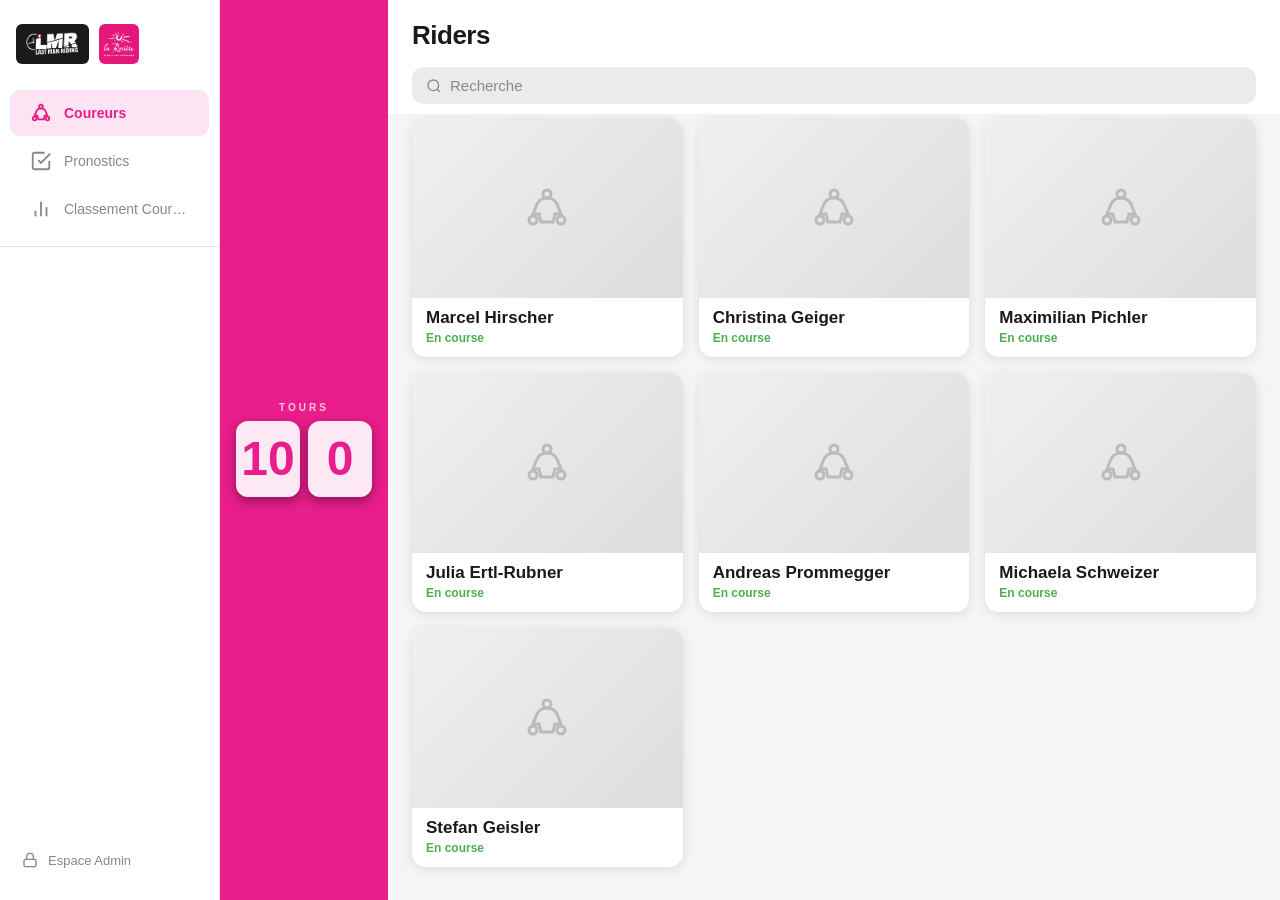
<file: index.html>
<!DOCTYPE html>
<html lang="fr">
<head>
  <meta charset="UTF-8" />
  <meta name="viewport" content="width=device-width, initial-scale=1.0, viewport-fit=cover" />
  <title>LMR App</title>
  <link rel="stylesheet" href="style.css?v=15" />
</head>
<body>
  <div id="app">
    <!-- Sidebar Nav -->
    <nav class="bottom-nav">
      <div class="sidebar-logo">
        <img src="Logo/LMR.png" alt="LMR" class="logo-lmr" />
        <img src="Logo/Larosiere.png" alt="La Rosière" class="logo-larosiere" />
      </div>
      <button class="nav-btn active" data-page="coureurs">
        <svg viewBox="0 0 24 24" fill="none" stroke="currentColor" stroke-width="2"><circle cx="12" cy="5" r="2"/><path d="M12 7c-2 0-4 1-5 3l-2 5h3l1 4h6l1-4h3l-2-5c-1-2-3-3-5-3z"/><circle cx="5" cy="18" r="2"/><circle cx="19" cy="18" r="2"/></svg>
        <span>Coureurs</span>
      </button>
      <button class="nav-btn" data-page="pronostics">
        <svg viewBox="0 0 24 24" fill="none" stroke="currentColor" stroke-width="2"><path d="M9 11l3 3L22 4"/><path d="M21 12v7a2 2 0 01-2 2H5a2 2 0 01-2-2V5a2 2 0 012-2h11"/></svg>
        <span>Pronostics</span>
      </button>
      <button class="nav-btn" data-page="classement-coureurs">
        <svg viewBox="0 0 24 24" fill="none" stroke="currentColor" stroke-width="2"><polyline points="18 20 18 10"/><polyline points="12 20 12 4"/><polyline points="6 20 6 14"/></svg>
        <span>Classement Coureurs</span>
      </button>
      <div class="sidebar-admin-link-wrap">
        <a href="admin.html" class="sidebar-admin-link">
          <svg viewBox="0 0 24 24" fill="none" stroke="currentColor" stroke-width="2" width="16" height="16"><rect x="3" y="11" width="18" height="11" rx="2" ry="2"/><path d="M7 11V7a5 5 0 0110 0v4"/></svg>
          Espace Admin
        </a>
      </div>
    </nav>

    <!-- Mobile logo header -->
    <div class="mobile-logo-header">
      <img src="Logo/LMR.png" alt="LMR" class="logo-lmr" />
      <span class="logo-cross">×</span>
      <img src="Logo/Larosiere.png" alt="La Rosière" class="logo-larosiere" />
    </div>

    <!-- Tour counter -->
    <div class="tour-counter" id="tour-counter">
      <div class="tour-counter-label">Tours</div>
      <div class="tour-digits">
        <div class="tour-digit" id="tour-digit-tens">0</div>
        <div class="tour-digit" id="tour-digit-ones">0</div>
      </div>
    </div>

    <!-- Pages -->
    <div id="page-coureurs" class="page active"></div>
    <div id="page-pronostics" class="page"></div>
    <div id="page-classement-coureurs" class="page"></div>

    <!-- Modal Overlay -->
    <div id="modal-overlay" class="modal-overlay hidden">
      <div class="modal" id="modal-box">
        <div class="modal-header">
          <h2 id="modal-title">Ajouter</h2>
          <button id="modal-close" class="modal-close">✕</button>
        </div>
        <div id="modal-body" class="modal-body"></div>
        <div class="modal-footer">
          <button class="btn-cancel" id="btn-cancel">Annuler</button>
          <button class="btn-save" id="btn-save">Enregistrer</button>
        </div>
      </div>
    </div>

    <!-- Drawer Menu -->
    <div id="drawer-overlay" class="drawer-overlay hidden"></div>
    <div id="drawer" class="drawer hidden">
      <div class="drawer-header">
        <span class="drawer-logo">LMR</span>
        <button id="drawer-close">✕</button>
      </div>
      <nav class="drawer-nav">
        <button class="drawer-link" data-page="coureurs">🚴 Coureurs</button>
        <button class="drawer-link" data-page="pronostics">✅ Pronostics</button>
        <button class="drawer-link" data-page="classement-coureurs">🏆 Classement Coureurs</button>
      </nav>
    </div>
  </div>

  <script src="data.js?v=6"></script>
  <script src="config.js"></script>
  <script src="app.js?v=13"></script>
</body>
</html>
</file>
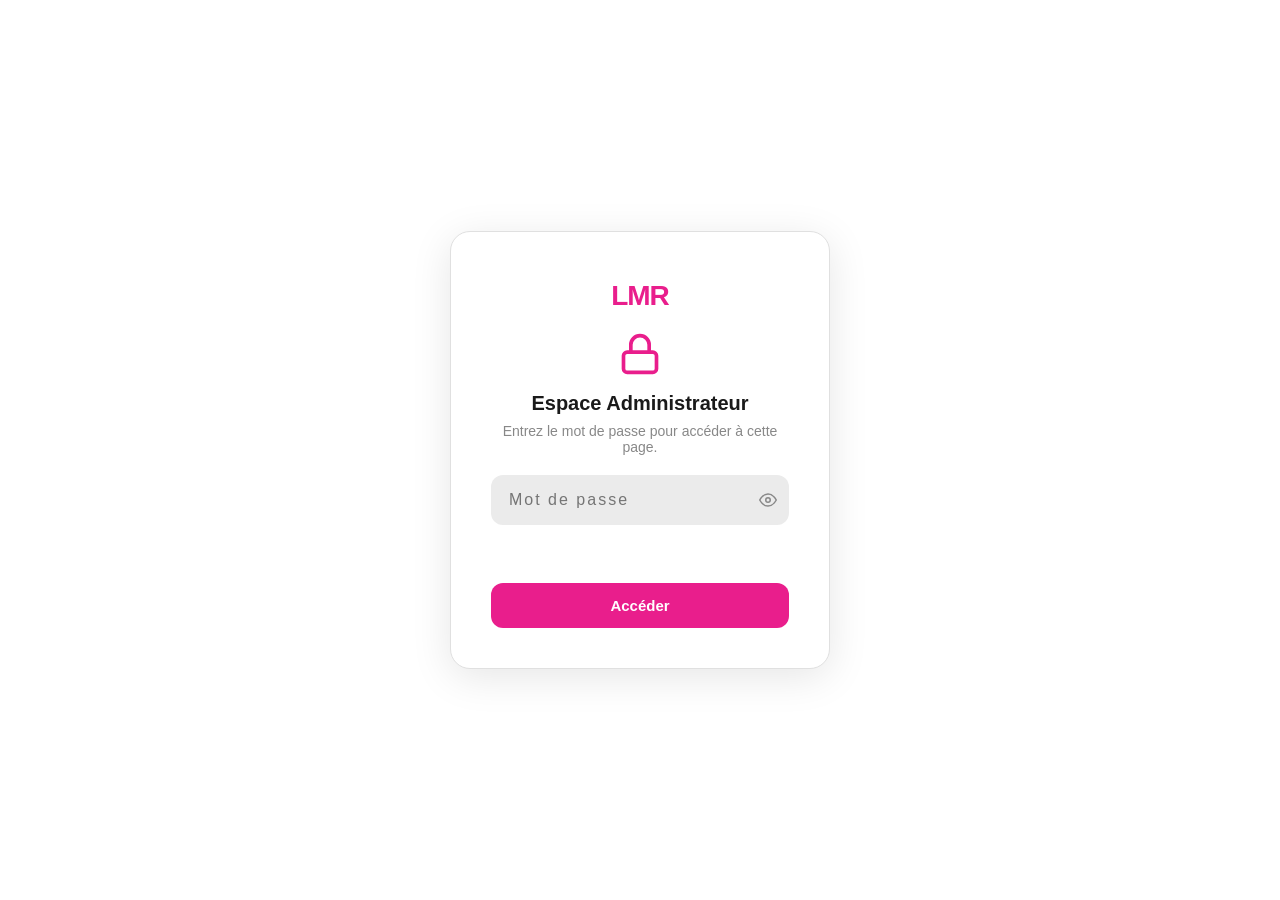
<file: admin.html>
<!DOCTYPE html>
<html lang="fr">
<head>
  <meta charset="UTF-8" />
  <meta name="viewport" content="width=device-width, initial-scale=1.0" />
  <title>Admin — LMR</title>
  <link rel="stylesheet" href="style.css" />
  <style>
    /* ── Admin-only styles ── */
    body { background: var(--gray-bg); }

    #lock-screen {
      position: fixed;
      inset: 0;
      background: var(--white);
      display: flex;
      align-items: center;
      justify-content: center;
      z-index: 9999;
    }
    #lock-screen.hidden { display: none; }

    .lock-card {
      background: var(--white);
      border: 1px solid var(--gray-border);
      border-radius: 20px;
      padding: 48px 40px 40px;
      width: 100%;
      max-width: 380px;
      box-shadow: 0 8px 40px rgba(0,0,0,0.10);
      display: flex;
      flex-direction: column;
      align-items: center;
      gap: 20px;
    }
    .lock-logo {
      font-size: 28px;
      font-weight: 800;
      color: var(--pink);
      letter-spacing: -1px;
    }
    .lock-icon {
      color: var(--pink);
    }
    .lock-icon svg { width: 44px; height: 44px; }
    .lock-title {
      font-size: 20px;
      font-weight: 700;
      text-align: center;
      margin-top: -8px;
    }
    .lock-sub {
      font-size: 14px;
      color: var(--text-muted);
      text-align: center;
      margin-top: -12px;
    }
    .lock-input-wrap {
      width: 100%;
      position: relative;
    }
    .lock-input-wrap input {
      width: 100%;
      background: var(--gray-input);
      border: 2px solid transparent;
      border-radius: 12px;
      padding: 14px 46px 14px 16px;
      font-size: 16px;
      font-family: inherit;
      outline: none;
      transition: border-color 0.15s;
      letter-spacing: 2px;
    }
    .lock-input-wrap input:focus { border-color: var(--pink); }
    .lock-input-wrap input.error { border-color: #e53935; animation: shake 0.3s ease; }
    .toggle-pw {
      position: absolute;
      right: 12px;
      top: 50%;
      transform: translateY(-50%);
      background: none;
      border: none;
      cursor: pointer;
      color: var(--text-muted);
      display: flex;
      align-items: center;
    }
    .toggle-pw svg { width: 18px; height: 18px; }
    .lock-error {
      font-size: 13px;
      color: #e53935;
      font-weight: 500;
      min-height: 18px;
      text-align: center;
    }
    .btn-unlock {
      width: 100%;
      background: var(--pink);
      color: white;
      border: none;
      border-radius: 12px;
      padding: 14px;
      font-size: 15px;
      font-weight: 700;
      cursor: pointer;
      transition: background 0.15s;
    }
    .btn-unlock:hover { background: var(--pink-dark); }

    @keyframes shake {
      0%,100% { transform: translateX(0); }
      20% { transform: translateX(-8px); }
      40% { transform: translateX(8px); }
      60% { transform: translateX(-5px); }
      80% { transform: translateX(5px); }
    }

    /* ── Admin layout ── */
    #admin-app {
      display: flex;
      height: 100dvh;
      overflow: hidden;
    }

    /* ── Desktop: sidebar ── */
    .admin-sidebar {
      width: 220px;
      flex-shrink: 0;
      background: var(--white);
      border-right: 1px solid var(--gray-border);
      display: flex;
      flex-direction: column;
      padding: 28px 0 20px;
    }
    .admin-sidebar-logo { font-size: 22px; font-weight: 800; color: var(--pink); padding: 0 22px 6px; }
    .admin-sidebar-sub { font-size: 11px; font-weight: 600; text-transform: uppercase; letter-spacing: 0.8px; color: var(--text-muted); padding: 0 22px 20px; }

    /* ── Mobile: bottom nav ── */
    @media (max-width: 700px) {
      #admin-app { flex-direction: column; }

      .admin-sidebar {
        width: 100%;
        height: 60px;
        flex-direction: row;
        padding: 0;
        border-right: none;
        border-top: 1px solid var(--gray-border);
        order: 2;
        flex-shrink: 0;
        overflow: hidden;
      }
      .admin-sidebar-logo { display: none; }
      .admin-sidebar-sub { display: none; }
      .admin-sidebar-spacer { display: none; }
      .admin-sidebar-footer { display: none; }

      .admin-nav-btn {
        flex: 1;
        flex-direction: column;
        align-items: center;
        justify-content: center;
        gap: 3px;
        font-size: 10px;
        font-weight: 500;
        padding: 6px 2px;
        border-radius: 0;
        margin: 0;
        height: 100%;
      }
      .admin-nav-btn svg { width: 22px; height: 22px; }
      .admin-nav-btn.active { background: none; color: var(--pink); font-weight: 600; }

      .admin-main { order: 1; flex: 1; overflow: hidden; }
      .admin-page-header { padding: 16px 16px 10px; }
      .admin-page-header h1 { font-size: 22px; }
      .admin-section { margin: 0 12px 16px; }
      .classement-table th, .classement-table td { padding: 8px 10px; font-size: 12px; }
    }
    .admin-nav-btn {
      display: flex;
      align-items: center;
      gap: 12px;
      background: none;
      border: none;
      text-align: left;
      padding: 12px 22px;
      font-size: 14px;
      font-weight: 500;
      color: var(--text-muted);
      cursor: pointer;
      border-radius: 10px;
      margin: 0 10px;
      transition: background 0.12s, color 0.12s;
    }
    .admin-nav-btn svg { width: 18px; height: 18px; flex-shrink: 0; }
    .admin-nav-btn.active { color: var(--pink); background: var(--pink-light); font-weight: 600; }
    .admin-nav-btn:hover:not(.active) { background: var(--gray-input); color: var(--text-main); }
    .admin-sidebar-spacer { flex: 1; }
    .admin-sidebar-footer {
      padding: 12px 10px 0;
      border-top: 1px solid var(--gray-border);
      margin-top: 12px;
    }
    .btn-back-main {
      display: flex;
      align-items: center;
      gap: 10px;
      background: none;
      border: none;
      text-align: left;
      padding: 12px;
      font-size: 13px;
      color: var(--text-muted);
      cursor: pointer;
      border-radius: 10px;
      width: 100%;
      transition: background 0.1s;
    }
    .btn-back-main:hover { background: var(--gray-input); color: var(--text-main); }
    .btn-back-main svg { width: 16px; height: 16px; }
    .btn-logout {
      display: flex;
      align-items: center;
      gap: 10px;
      background: none;
      border: none;
      text-align: left;
      padding: 12px;
      font-size: 13px;
      color: #e53935;
      cursor: pointer;
      border-radius: 10px;
      width: 100%;
      transition: background 0.1s;
      margin-top: 4px;
    }
    .btn-logout:hover { background: #fce4e4; }
    .btn-logout svg { width: 16px; height: 16px; }

    /* ── Main content ── */
    .admin-main {
      flex: 1;
      display: flex;
      flex-direction: column;
      overflow: hidden;
      background: var(--gray-bg);
    }
    .admin-page {
      display: none;
      flex: 1;
      flex-direction: column;
      overflow-y: auto;
      height: 100dvh;
    }
    .admin-page.active { display: flex; }

    /* ── Admin page header ── */
    .admin-page-header {
      display: flex;
      align-items: center;
      justify-content: space-between;
      padding: 28px 32px 16px;
      background: var(--gray-bg);
      position: sticky;
      top: 0;
      z-index: 10;
    }
    .admin-page-header h1 {
      font-size: 26px;
      font-weight: 700;
      letter-spacing: -0.5px;
    }
    .admin-page-header .page-subtitle {
      font-size: 14px;
      color: var(--text-muted);
      margin-top: 2px;
    }

    /* ── Section cards ── */
    .admin-section {
      margin: 0 32px 24px;
      background: var(--white);
      border-radius: 14px;
      box-shadow: 0 1px 6px rgba(0,0,0,0.06);
      overflow: hidden;
    }
    .admin-section-header {
      display: flex;
      align-items: center;
      justify-content: space-between;
      padding: 16px 20px;
      border-bottom: 1px solid var(--gray-border);
    }
    .admin-section-title {
      font-size: 14px;
      font-weight: 700;
      text-transform: uppercase;
      letter-spacing: 0.5px;
      color: var(--text-muted);
    }

    /* ── Classement editor table ── */
    .classement-table {
      width: 100%;
      border-collapse: collapse;
    }
    .classement-table th {
      font-size: 11px;
      font-weight: 700;
      text-transform: uppercase;
      letter-spacing: 0.5px;
      color: var(--text-muted);
      padding: 10px 20px;
      text-align: left;
      border-bottom: 1px solid var(--gray-border);
      background: #fafafa;
    }
    .classement-table td {
      padding: 10px 20px;
      border-bottom: 1px solid var(--gray-border);
      vertical-align: middle;
    }
    .classement-table tr:last-child td { border-bottom: none; }
    .classement-table tr:hover td { background: #fafafa; }

    .td-rank {
      font-size: 18px;
      font-weight: 800;
      color: var(--text-muted);
      width: 40px;
    }
    .td-rank.top1 { color: #FFB800; }
    .td-rank.top2 { color: #9E9E9E; }
    .td-rank.top3 { color: #A0522D; }

    .td-name { font-size: 15px; font-weight: 600; }
    .td-name .td-sub { font-size: 12px; color: var(--text-muted); font-weight: 400; margin-top: 1px; }

    .inline-input {
      background: var(--gray-input);
      border: 1px solid transparent;
      border-radius: 8px;
      padding: 7px 10px;
      font-size: 14px;
      font-family: inherit;
      color: var(--text-main);
      outline: none;
      width: 90px;
      text-align: center;
      transition: border-color 0.15s;
    }
    .inline-input:focus { border-color: var(--pink); background: white; }
    .inline-input.wide { width: 140px; text-align: left; }

    .td-status select {
      background: var(--gray-input);
      border: 1px solid transparent;
      border-radius: 8px;
      padding: 7px 10px;
      font-size: 13px;
      font-family: inherit;
      outline: none;
      cursor: pointer;
    }
    .td-status select:focus { border-color: var(--pink); }

    .td-actions { display: flex; gap: 6px; justify-content: flex-end; }

    /* ── Quick add form ── */
    .quick-add-row {
      display: flex;
      gap: 10px;
      padding: 14px 20px;
      align-items: center;
      background: #fafafa;
      border-top: 1px solid var(--gray-border);
      flex-wrap: wrap;
    }
    .quick-add-row .form-input { flex: 1; min-width: 140px; }
    .quick-add-row .inline-input { width: 90px; }
    .btn-add-row {
      background: var(--pink);
      color: white;
      border: none;
      border-radius: 10px;
      padding: 10px 18px;
      font-size: 14px;
      font-weight: 600;
      cursor: pointer;
      white-space: nowrap;
      display: flex;
      align-items: center;
      gap: 6px;
      transition: background 0.15s;
    }
    .btn-add-row:hover { background: var(--pink-dark); }
    .btn-add-row svg { width: 16px; height: 16px; }

    /* ── Stats cards ── */
    .stats-grid {
      display: grid;
      grid-template-columns: repeat(auto-fill, minmax(200px, 1fr));
      gap: 16px;
      padding: 0 32px 24px;
    }
    .stat-card {
      background: var(--white);
      border-radius: 14px;
      padding: 20px 22px;
      box-shadow: 0 1px 6px rgba(0,0,0,0.06);
    }
    .stat-label { font-size: 12px; font-weight: 600; text-transform: uppercase; letter-spacing: 0.5px; color: var(--text-muted); margin-bottom: 8px; }
    .stat-value { font-size: 32px; font-weight: 800; letter-spacing: -1px; color: var(--text-main); }
    .stat-value.pink { color: var(--pink); }

    /* ── Votes summary ── */
    .vote-bar-wrap { padding: 0 20px 4px; }
    .vote-row {
      display: flex;
      align-items: center;
      gap: 12px;
      padding: 10px 20px;
      border-bottom: 1px solid var(--gray-border);
    }
    .vote-row:last-child { border-bottom: none; }
    .vote-name { font-size: 14px; font-weight: 600; min-width: 180px; }
    .vote-bar-bg {
      flex: 1;
      height: 8px;
      background: var(--gray-input);
      border-radius: 4px;
      overflow: hidden;
    }
    .vote-bar-fill {
      height: 100%;
      background: var(--pink);
      border-radius: 4px;
      transition: width 0.4s ease;
    }
    .vote-count {
      font-size: 13px;
      font-weight: 700;
      color: var(--pink);
      min-width: 40px;
      text-align: right;
    }
    .vote-pct {
      font-size: 12px;
      color: var(--text-muted);
      min-width: 38px;
      text-align: right;
    }

    /* ── Save banner ── */
    .save-banner {
      position: fixed;
      bottom: 24px;
      left: 50%;
      transform: translateX(-50%);
      background: var(--text-main);
      color: white;
      display: flex;
      align-items: center;
      gap: 14px;
      padding: 14px 20px;
      border-radius: 14px;
      box-shadow: 0 4px 20px rgba(0,0,0,0.2);
      z-index: 100;
      font-size: 14px;
      transition: opacity 0.3s;
    }
    .save-banner.hidden { opacity: 0; pointer-events: none; }
    .save-banner .btn-save-banner {
      background: var(--pink);
      color: white;
      border: none;
      border-radius: 8px;
      padding: 8px 16px;
      font-size: 13px;
      font-weight: 700;
      cursor: pointer;
    }
    .save-banner .btn-discard {
      background: rgba(255,255,255,0.15);
      color: white;
      border: none;
      border-radius: 8px;
      padding: 8px 12px;
      font-size: 13px;
      cursor: pointer;
    }

    /* ── Empty state inside admin ── */
    .admin-empty {
      display: flex;
      flex-direction: column;
      align-items: center;
      justify-content: center;
      padding: 48px 30px;
      gap: 10px;
      color: var(--text-muted);
      text-align: center;
    }
    .admin-empty svg { width: 42px; height: 42px; color: #ccc; margin-bottom: 4px; }
    .admin-empty-title { font-size: 15px; font-weight: 600; }
    .admin-empty-sub { font-size: 13px; }
  </style>
</head>
<body>

<!-- ── Lock Screen ── -->
<div id="lock-screen">
  <div class="lock-card">
    <div class="lock-logo">LMR</div>
    <div class="lock-icon">
      <svg viewBox="0 0 24 24" fill="none" stroke="currentColor" stroke-width="2">
        <rect x="3" y="11" width="18" height="11" rx="2" ry="2"/>
        <path d="M7 11V7a5 5 0 0110 0v4"/>
      </svg>
    </div>
    <div class="lock-title">Espace Administrateur</div>
    <div class="lock-sub">Entrez le mot de passe pour accéder à cette page.</div>
    <div class="lock-input-wrap">
      <input type="password" id="pw-input" placeholder="Mot de passe" autocomplete="off" />
      <button class="toggle-pw" id="toggle-pw" tabindex="-1">
        <svg id="eye-icon" viewBox="0 0 24 24" fill="none" stroke="currentColor" stroke-width="2">
          <path d="M1 12s4-8 11-8 11 8 11 8-4 8-11 8-11-8-11-8z"/>
          <circle cx="12" cy="12" r="3"/>
        </svg>
      </button>
    </div>
    <div class="lock-error" id="lock-error"></div>
    <button class="btn-unlock" id="btn-unlock">Accéder</button>
  </div>
</div>

<!-- ── Admin App ── -->
<div id="admin-app">

  <!-- Sidebar -->
  <aside class="admin-sidebar">
    <div class="admin-sidebar-logo">LMR</div>
    <div class="admin-sidebar-sub">Administration</div>

    <button class="admin-nav-btn active" data-admin-page="coureurs">
      <svg viewBox="0 0 24 24" fill="none" stroke="currentColor" stroke-width="2"><circle cx="12" cy="5" r="2"/><path d="M12 7c-2 0-4 1-5 3l-2 5h3l1 4h6l1-4h3l-2-5c-1-2-3-3-5-3z"/><circle cx="5" cy="18" r="2"/><circle cx="19" cy="18" r="2"/></svg>
      <span>Coureurs</span>
    </button>
    <button class="admin-nav-btn" data-admin-page="classement">
      <svg viewBox="0 0 24 24" fill="none" stroke="currentColor" stroke-width="2"><polyline points="18 20 18 10"/><polyline points="12 20 12 4"/><polyline points="6 20 6 14"/></svg>
      <span>Classement</span>
    </button>
    <button class="admin-nav-btn" data-admin-page="votes">
      <svg viewBox="0 0 24 24" fill="none" stroke="currentColor" stroke-width="2"><path d="M9 11l3 3L22 4"/><path d="M21 12v7a2 2 0 01-2 2H5a2 2 0 01-2-2V5a2 2 0 012-2h11"/></svg>
      <span>Votes</span>
    </button>
    <button class="admin-nav-btn" data-admin-page="dashboard">
      <svg viewBox="0 0 24 24" fill="none" stroke="currentColor" stroke-width="2"><rect x="3" y="3" width="7" height="7"/><rect x="14" y="3" width="7" height="7"/><rect x="14" y="14" width="7" height="7"/><rect x="3" y="14" width="7" height="7"/></svg>
      <span>Dashboard</span>
    </button>

    <div class="admin-sidebar-spacer"></div>

    <div class="admin-sidebar-footer">
      <button class="btn-back-main" onclick="window.location.href='index.html'">
        <svg viewBox="0 0 24 24" fill="none" stroke="currentColor" stroke-width="2"><polyline points="15 18 9 12 15 6"/></svg>
        Retour à l'app
      </button>
      <button class="btn-logout" id="btn-logout">
        <svg viewBox="0 0 24 24" fill="none" stroke="currentColor" stroke-width="2"><path d="M9 21H5a2 2 0 01-2-2V5a2 2 0 012-2h4"/><polyline points="16 17 21 12 16 7"/><line x1="21" y1="12" x2="9" y2="12"/></svg>
        Se déconnecter
      </button>
    </div>
  </aside>

  <!-- Main content -->
  <main class="admin-main">

    <!-- PAGE: Coureurs -->
    <div class="admin-page active" id="admin-page-coureurs">
      <div class="admin-page-header">
        <div>
          <h1>Coureurs</h1>
          <div class="page-subtitle">Gérer la liste des coureurs disponibles au vote</div>
        </div>
        <button class="btn-add" onclick="openAdminAddCoureur()">+ Ajouter</button>
      </div>
      <div class="admin-section">
        <div class="admin-section-header">
          <span class="admin-section-title">Liste des coureurs</span>
          <span id="admin-coureurs-count" style="font-size:13px;color:var(--text-muted)"></span>
        </div>
        <table class="classement-table">
          <thead>
            <tr>
              <th>Photo</th>
              <th>Nom</th>
              <th>État</th>
              <th style="text-align:right">Actions</th>
            </tr>
          </thead>
          <tbody id="admin-coureurs-tbody"></tbody>
        </table>
      </div>
    </div>

    <!-- PAGE: Classement Coureurs -->
    <div class="admin-page" id="admin-page-classement">
      <div class="admin-page-header">
        <div>
          <h1>Classement Coureurs</h1>
          <div class="page-subtitle">Saisie manuelle du classement final de la course</div>
        </div>
        <button class="btn-add" onclick="showAddRowForm()">+ Ajouter</button>
      </div>

      <div class="admin-section">
        <div class="admin-section-header">
          <span class="admin-section-title">Classement final</span>
          <span id="classement-count" style="font-size:13px;color:var(--text-muted)"></span>
        </div>
        <table class="classement-table" id="classement-table-body">
          <thead>
            <tr>
              <th>Pos.</th>
              <th>Coureur</th>
              <th>Score / Points</th>
              <th>Temps</th>
              <th>Statut</th>
              <th style="text-align:right">Actions</th>
            </tr>
          </thead>
          <tbody id="classement-tbody"></tbody>
        </table>

        <!-- Quick add form -->
        <div class="quick-add-row" id="add-row-form" style="display:none">
          <select class="form-input" id="add-coureur-select" style="flex:1;min-width:160px">
            <option value="">-- Choisir un coureur --</option>
          </select>
          <input class="inline-input" type="number" id="add-position" placeholder="Pos." min="1" style="width:70px" />
          <input class="inline-input" type="number" id="add-score" placeholder="Score" step="0.01" style="width:90px" />
          <input class="inline-input wide" type="text" id="add-temps" placeholder="Temps (ex: 3:45.21)" style="width:130px" />
          <select class="form-input" id="add-statut" style="width:120px;flex:none">
            <option value="active">Actif</option>
            <option value="inactive">Inactif</option>
          </select>
          <button class="btn-add-row" onclick="addClassementRow()">
            <svg viewBox="0 0 24 24" fill="none" stroke="currentColor" stroke-width="2"><line x1="12" y1="5" x2="12" y2="19"/><line x1="5" y1="12" x2="19" y2="12"/></svg>
            Ajouter
          </button>
          <button class="btn-cancel" style="padding:10px 14px;flex:none" onclick="hideAddRowForm()">Annuler</button>
        </div>
      </div>
    </div>

    <!-- PAGE: Votes / Pronostics -->
    <div class="admin-page" id="admin-page-votes">
      <div class="admin-page-header">
        <div>
          <h1>Votes &amp; Pronostics</h1>
          <div class="page-subtitle">Résumé des pronostics par coureur</div>
        </div>
      </div>

      <div class="admin-section">
        <div class="admin-section-header">
          <span class="admin-section-title">Coureurs les plus choisis</span>
          <span id="votes-total-label" style="font-size:13px;color:var(--text-muted)"></span>
        </div>
        <div id="votes-list"></div>
      </div>

      <div class="admin-section">
        <div class="admin-section-header">
          <span class="admin-section-title">Détail de tous les pronostics</span>
          <input type="text" id="votes-search" placeholder="Recherche..." style="background:var(--gray-input);border:none;border-radius:8px;padding:6px 12px;font-size:13px;outline:none;width:180px" oninput="filterVotesDetail(this.value)" />
        </div>
        <table class="classement-table">
          <thead>
            <tr>
              <th>#</th>
              <th>Participant</th>
              <th>Coureur choisi</th>
              <th>Temps prévu</th>
              <th style="text-align:right">Actions</th>
            </tr>
          </thead>
          <tbody id="votes-detail-tbody"></tbody>
        </table>
      </div>
    </div>

    <!-- PAGE: Dashboard -->
    <div class="admin-page" id="admin-page-dashboard">
      <div class="admin-page-header">
        <div>
          <h1>Vue d'ensemble</h1>
          <div class="page-subtitle">Statistiques générales</div>
        </div>
      </div>

      <div class="stats-grid" id="stats-grid"></div>

      <div class="admin-section">
        <div class="admin-section-header">
          <span class="admin-section-title">Top 3 Pronostiqueurs</span>
        </div>
        <div id="dashboard-top3"></div>
      </div>
    </div>

  </main>
</div>

<!-- Save banner -->
<div class="save-banner hidden" id="save-banner">
  <span>Modifications non enregistrées</span>
  <button class="btn-discard" onclick="discardChanges()">Annuler</button>
  <button class="btn-save-banner" onclick="saveAllChanges()">Enregistrer</button>
</div>

<script src="data.js"></script>
<script src="config.js"></script>
<script>
let adminPronostics = [];

// ── Password gate ──
const ADMIN_PASSWORD = 'Larosiere';
const SESSION_KEY = 'lmr_admin_auth';

const lockScreen = document.getElementById('lock-screen');
const pwInput = document.getElementById('pw-input');
const lockError = document.getElementById('lock-error');
const togglePwBtn = document.getElementById('toggle-pw');
const eyeIcon = document.getElementById('eye-icon');

// Check if already authenticated this session
if (sessionStorage.getItem(SESSION_KEY) === '1') {
  lockScreen.classList.add('hidden');
  initAdmin();
}

document.getElementById('btn-unlock').addEventListener('click', tryUnlock);
pwInput.addEventListener('keydown', e => { if (e.key === 'Enter') tryUnlock(); });

togglePwBtn.addEventListener('click', () => {
  const isPassword = pwInput.type === 'password';
  pwInput.type = isPassword ? 'text' : 'password';
  eyeIcon.innerHTML = isPassword
    ? `<path d="M17.94 17.94A10.07 10.07 0 0112 20c-7 0-11-8-11-8a18.45 18.45 0 015.06-5.94"/>
       <path d="M9.9 4.24A9.12 9.12 0 0112 4c7 0 11 8 11 8a18.5 18.5 0 01-2.16 3.19"/>
       <line x1="1" y1="1" x2="23" y2="23"/>`
    : `<path d="M1 12s4-8 11-8 11 8 11 8-4 8-11 8-11-8-11-8z"/><circle cx="12" cy="12" r="3"/>`;
});

function tryUnlock() {
  const val = pwInput.value;
  if (val === ADMIN_PASSWORD) {
    sessionStorage.setItem(SESSION_KEY, '1');
    lockError.textContent = '';
    lockScreen.classList.add('hidden');
    initAdmin();
  } else {
    lockError.textContent = 'Mot de passe incorrect.';
    pwInput.classList.add('error');
    pwInput.value = '';
    setTimeout(() => pwInput.classList.remove('error'), 400);
  }
}

document.getElementById('btn-logout').addEventListener('click', () => {
  sessionStorage.removeItem(SESSION_KEY);
  lockScreen.classList.remove('hidden');
  pwInput.value = '';
  lockError.textContent = '';
});

// ── Admin navigation ──
function initAdmin() {
  document.querySelectorAll('[data-admin-page]').forEach(btn => {
    btn.addEventListener('click', () => navigateAdmin(btn.dataset.adminPage));
  });
  SB.get('coureurs').then(data => {
    DB.coureurs = data;
    renderAdminCoureurs();
    renderClassementPage();
    renderDashboard();
  }).catch(() => {
    renderAdminCoureurs();
    renderClassementPage();
    renderDashboard();
  });
  renderVotesPage();
}

function navigateAdmin(page) {
  document.querySelectorAll('.admin-page').forEach(p => p.classList.remove('active'));
  document.querySelectorAll('[data-admin-page]').forEach(b => b.classList.remove('active'));
  document.getElementById(`admin-page-${page}`).classList.add('active');
  document.querySelector(`[data-admin-page="${page}"]`).classList.add('active');
  if (page === 'votes') renderVotesPage();
  if (page === 'dashboard') renderDashboard();
}

// ── Pending changes ──
let pendingChanges = {};
const saveBanner = document.getElementById('save-banner');

function markDirty(id, field, value) {
  if (!pendingChanges[id]) pendingChanges[id] = {};
  pendingChanges[id][field] = value;
  saveBanner.classList.remove('hidden');
}

function saveAllChanges() {
  Object.entries(pendingChanges).forEach(([id, changes]) => {
    const entry = DB.classementCoureurs.find(x => x.id === parseInt(id));
    if (entry) Object.assign(entry, changes);
  });
  DB.save();
  pendingChanges = {};
  saveBanner.classList.add('hidden');
  renderClassementPage();
  renderDashboard();
  showToast('Classement enregistré');
}

function discardChanges() {
  pendingChanges = {};
  saveBanner.classList.add('hidden');
  renderClassementPage();
}

// ── Toast ──
function showToast(msg) {
  const t = document.createElement('div');
  t.className = 'toast';
  t.textContent = msg;
  document.body.appendChild(t);
  setTimeout(() => t.remove(), 2600);
}

// ── Confirm ──
function confirmDelete(msg, onConfirm) {
  const overlay = document.createElement('div');
  overlay.className = 'confirm-overlay';
  overlay.innerHTML = `
    <div class="confirm-box">
      <div class="confirm-icon"><svg viewBox="0 0 24 24" fill="none" stroke="currentColor" stroke-width="2"><polyline points="3 6 5 6 21 6"/><path d="M19 6l-1 14H6L5 6"/><path d="M10 11v6M14 11v6"/><path d="M9 6V4h6v2"/></svg></div>
      <div class="confirm-title">Supprimer</div>
      <div class="confirm-msg">${msg}</div>
      <div class="confirm-btns">
        <button class="btn-confirm-cancel">Annuler</button>
        <button class="btn-confirm-delete">Supprimer</button>
      </div>
    </div>`;
  document.body.appendChild(overlay);
  overlay.querySelector('.btn-confirm-cancel').onclick = () => overlay.remove();
  overlay.querySelector('.btn-confirm-delete').onclick = () => { overlay.remove(); onConfirm(); };
}

// ── PAGE: Classement ──
function renderClassementPage() {
  const tbody = document.getElementById('classement-tbody');
  const countEl = document.getElementById('classement-count');
  const list = [...DB.classementCoureurs].sort((a,b) => a.position - b.position);
  countEl.textContent = `${list.length} coureur${list.length !== 1 ? 's' : ''}`;

  // Populate select in add form
  const sel = document.getElementById('add-coureur-select');
  if (sel) {
    sel.innerHTML = '<option value="">-- Choisir un coureur --</option>' +
      DB.coureurs.map(c => `<option value="${esc(c.nom)}">${esc(c.nom)}</option>`).join('');
  }

  if (!list.length) {
    tbody.innerHTML = `<tr><td colspan="6"><div class="admin-empty">
      <svg viewBox="0 0 24 24" fill="none" stroke="currentColor" stroke-width="1.5"><polyline points="18 20 18 10"/><polyline points="12 20 12 4"/><polyline points="6 20 6 14"/></svg>
      <div class="admin-empty-title">Classement vide</div>
      <div class="admin-empty-sub">Ajoutez des coureurs avec le bouton + Ajouter</div>
    </div></td></tr>`;
    return;
  }

  tbody.innerHTML = list.map((c, i) => {
    const rankClass = i===0?'top1':i===1?'top2':i===2?'top3':'';
    const coureur = DB.coureurs.find(x => x.nom === c.nom);
    const currentStatut = coureur ? coureur.statut : 'active';
    return `<tr>
      <td class="td-rank ${rankClass}">${c.position}</td>
      <td class="td-name">
        ${esc(c.nom)}
        ${coureur ? `<div class="td-sub">Cote: ${parseFloat(coureur.cote).toFixed(2)}</div>` : ''}
      </td>
      <td><input class="inline-input" type="number" step="0.01" value="${c.score || 0}" placeholder="Score"
           onchange="markDirty(${c.id}, 'score', parseFloat(this.value)||0)" /></td>
      <td><input class="inline-input wide" type="text" value="${esc(c.temps || '')}" placeholder="Ex: 3:45.21"
           onchange="markDirty(${c.id}, 'temps', this.value)" /></td>
      <td class="td-status">
        <select onchange="updateStatut(${c.id}, '${c.nom}', this.value)">
          <option value="active" ${currentStatut==='active'?'selected':''}>Actif</option>
          <option value="inactive" ${currentStatut==='inactive'?'selected':''}>Inactif</option>
        </select>
      </td>
      <td class="td-actions">
        <button class="icon-btn" title="Monter" onclick="moveRow(${c.id}, -1)">
          <svg viewBox="0 0 24 24" fill="none" stroke="currentColor" stroke-width="2"><polyline points="18 15 12 9 6 15"/></svg>
        </button>
        <button class="icon-btn" title="Descendre" onclick="moveRow(${c.id}, 1)">
          <svg viewBox="0 0 24 24" fill="none" stroke="currentColor" stroke-width="2"><polyline points="6 9 12 15 18 9"/></svg>
        </button>
        <button class="icon-btn delete" title="Supprimer" onclick="deleteRow(${c.id})">
          <svg viewBox="0 0 24 24" fill="none" stroke="currentColor" stroke-width="2"><polyline points="3 6 5 6 21 6"/><path d="M19 6l-1 14H6L5 6"/><path d="M10 11v6M14 11v6"/><path d="M9 6V4h6v2"/></svg>
        </button>
      </td>
    </tr>`;
  }).join('');
}

function updateStatut(id, nom, newStatut) {
  const coureur = DB.coureurs.find(x => x.nom === nom);
  if (coureur) {
    coureur.statut = newStatut;
    DB.save();
    showToast('Statut mis à jour');
  }
}

function moveRow(id, dir) {
  const list = [...DB.classementCoureurs].sort((a,b) => a.position - b.position);
  const idx = list.findIndex(x => x.id === id);
  const newIdx = idx + dir;
  if (newIdx < 0 || newIdx >= list.length) return;
  const tmp = list[idx].position;
  list[idx].position = list[newIdx].position;
  list[newIdx].position = tmp;
  DB.classementCoureurs = list;
  DB.save();
  renderClassementPage();
  renderDashboard();
}

function deleteRow(id) {
  const entry = DB.classementCoureurs.find(x => x.id === id);
  if (!entry) return;
  confirmDelete(`Supprimer "${entry.nom}" du classement ?`, () => {
    DB.classementCoureurs = DB.classementCoureurs.filter(x => x.id !== id);
    DB.save();
    renderClassementPage();
    renderDashboard();
    showToast('Entrée supprimée');
  });
}

function showAddRowForm() {
  document.getElementById('add-row-form').style.display = 'flex';
  document.getElementById('add-position').value = DB.classementCoureurs.length + 1;
  document.getElementById('add-score').value = '';
  document.getElementById('add-temps').value = '';
}

function hideAddRowForm() {
  document.getElementById('add-row-form').style.display = 'none';
}

function addClassementRow() {
  const nom = document.getElementById('add-coureur-select').value;
  const position = parseInt(document.getElementById('add-position').value);
  const score = parseFloat(document.getElementById('add-score').value);
  const temps = document.getElementById('add-temps').value.trim();
  const statut = document.getElementById('add-statut').value;
  if (!nom) { showToast('Choisissez un coureur'); return; }
  DB.classementCoureurs.push({
    id: DB.nextId(DB.classementCoureurs),
    nom,
    position: isNaN(position) ? DB.classementCoureurs.length + 1 : position,
    score: isNaN(score) ? 0 : score,
    temps,
  });
  const coureur = DB.coureurs.find(x => x.nom === nom);
  if (coureur) coureur.statut = statut;
  DB.classementCoureurs.sort((a,b) => a.position - b.position);
  DB.save();
  hideAddRowForm();
  renderClassementPage();
  renderDashboard();
  showToast('Coureur ajouté au classement');
}

// ── PAGE: Votes ──
function renderVotesPage() {
  const votesList = document.getElementById('votes-list');
  const totalLabel = document.getElementById('votes-total-label');
  if (totalLabel) totalLabel.textContent = 'Chargement...';
  if (votesList) votesList.innerHTML = '';

  SB.get('pronostics').then(data => {
    adminPronostics = data;
    DB.pronostics = data;
    _renderVotesSummary(data);
    renderVotesDetail(data);
  }, (err) => {
    console.error('Erreur chargement pronostics:', err);
    showToast('Erreur chargement pronostics: ' + (err?.message || err));
    _renderVotesSummary(DB.pronostics);
    renderVotesDetail(DB.pronostics);
  });
}

function _renderVotesSummary(list) {
  const votesList = document.getElementById('votes-list');
  const totalLabel = document.getElementById('votes-total-label');
  const counts = {};
  list.forEach(p => { counts[p.coureur] = (counts[p.coureur] || 0) + 1; });
  const total = list.length;
  if (totalLabel) totalLabel.textContent = `${total} pronostic${total !== 1 ? 's' : ''} au total`;
  const sorted = Object.entries(counts).sort((a,b) => b[1] - a[1]);
  if (!sorted.length) {
    votesList.innerHTML = `<div class="admin-empty">
      <svg viewBox="0 0 24 24" fill="none" stroke="currentColor" stroke-width="1.5"><path d="M9 11l3 3L22 4"/><path d="M21 12v7a2 2 0 01-2 2H5a2 2 0 01-2-2V5a2 2 0 012-2h11"/></svg>
      <div class="admin-empty-title">Aucun pronostic</div>
      <div class="admin-empty-sub">Les votes apparaîtront ici</div>
    </div>`;
  } else {
    const max = sorted[0][1];
    votesList.innerHTML = sorted.map(([nom, count]) => `
      <div class="vote-row">
        <div class="vote-name">${esc(nom)}</div>
        <div class="vote-bar-bg"><div class="vote-bar-fill" style="width:${max ? (count/max*100) : 0}%"></div></div>
        <div class="vote-count">${count}</div>
        <div class="vote-pct">${total ? Math.round(count/total*100) : 0}%</div>
      </div>`).join('');
  }
}

function filterVotesDetail(q) {
  const filtered = adminPronostics.filter(p =>
    p.participant.toLowerCase().includes(q.toLowerCase()) ||
    p.coureur.toLowerCase().includes(q.toLowerCase())
  );
  renderVotesDetail(filtered);
}

function renderVotesDetail(list) {
  const detailTbody = document.getElementById('votes-detail-tbody');
  if (!detailTbody) return;
  if (!list.length) {
    detailTbody.innerHTML = `<tr><td colspan="5"><div class="admin-empty">
      <svg viewBox="0 0 24 24" fill="none" stroke="currentColor" stroke-width="1.5"><path d="M9 11l3 3L22 4"/><path d="M21 12v7a2 2 0 01-2 2H5a2 2 0 01-2-2V5a2 2 0 012-2h11"/></svg>
      <div class="admin-empty-title">Aucun pronostic enregistré</div>
    </div></td></tr>`;
  } else {
    detailTbody.innerHTML = list.map((p, i) => `
      <tr>
        <td style="color:var(--text-muted);font-size:13px;width:32px">${i+1}</td>
        <td class="td-name" style="font-weight:700">${esc(p.participant)}</td>
        <td>${esc(p.coureur)}</td>
        <td style="color:var(--text-muted);font-size:13px">${esc(p.temps || '—')}</td>
        <td style="text-align:right">
          <button class="icon-btn delete" title="Supprimer" onclick="deletePronosticAdmin('${p.id}')">
            <svg viewBox="0 0 24 24" fill="none" stroke="currentColor" stroke-width="2" width="15" height="15"><polyline points="3 6 5 6 21 6"/><path d="M19 6l-1 14H6L5 6"/><path d="M10 11v6M14 11v6"/><path d="M9 6V4h6v2"/></svg>
          </button>
        </td>
      </tr>`).join('');
  }
}

function deletePronosticAdmin(id) {
  const p = adminPronostics.find(x => x.id === id);
  if (!p) return;
  confirmDelete(`Supprimer le pronostic de "${p.participant}" ?`, () => {
    SB.delete('pronostics', id).then(() => {
      adminPronostics = adminPronostics.filter(x => x.id !== id);
      DB.pronostics = adminPronostics;
      renderVotesPage();
      renderDashboard();
      showToast('Pronostic supprimé');
    }).catch(() => showToast('Erreur lors de la suppression'));
  });
}

// ── PAGE: Dashboard ──
function renderDashboard() {
  const grid = document.getElementById('stats-grid');
  const top3El = document.getElementById('dashboard-top3');

  const nbCoureurs = DB.coureurs.length;
  const nbActifs = DB.coureurs.filter(c => c.statut === 'active').length;
  const nbPronostics = (adminPronostics.length || DB.pronostics.length);
  const nbParticipants = nbPronostics;
  const nbClassement = DB.classementCoureurs.length;

  grid.innerHTML = `
    <div class="stat-card"><div class="stat-label">Coureurs</div><div class="stat-value">${nbCoureurs}</div></div>
    <div class="stat-card"><div class="stat-label">Coureurs actifs</div><div class="stat-value pink">${nbActifs}</div></div>
    <div class="stat-card"><div class="stat-label">Pronostics</div><div class="stat-value">${nbPronostics}</div></div>
    <div class="stat-card"><div class="stat-label">Participants</div><div class="stat-value">${nbParticipants}</div></div>
    <div class="stat-card"><div class="stat-label">Au classement</div><div class="stat-value pink">${nbClassement}</div></div>
  `;

  // Top 3 pronostiqueurs
  const scores = {};
  DB.pronostics.forEach(p => {
    const c = DB.coureurs.find(x => x.nom === p.coureur);
    const pts = c ? parseFloat(c.cote) : 0;
    if (!scores[p.participant]) scores[p.participant] = 0;
    scores[p.participant] += pts;
  });
  const top3 = Object.entries(scores).sort((a,b) => b[1]-a[1]).slice(0,3);

  if (!top3.length) {
    top3El.innerHTML = `<div class="admin-empty">
      <svg viewBox="0 0 24 24" fill="none" stroke="currentColor" stroke-width="1.5"><path d="M17 21v-2a4 4 0 00-4-4H5a4 4 0 00-4 4v2"/><circle cx="9" cy="7" r="4"/></svg>
      <div class="admin-empty-title">Aucun pronostiqueur</div>
    </div>`;
  } else {
    const medals = ['#FFB800','#9E9E9E','#A0522D'];
    top3El.innerHTML = top3.map(([nom, total], i) => `
      <div class="vote-row">
        <div class="rank-number" style="color:${medals[i] || 'var(--text-muted)'};font-weight:800;width:28px;text-align:center;flex-shrink:0">${i+1}</div>
        <div class="vote-name">${esc(nom)}</div>
        <div class="vote-count">${total.toFixed(2)} pts</div>
      </div>`).join('');
  }
}

function esc(str) {
  return String(str||'').replace(/&/g,'&amp;').replace(/</g,'&lt;').replace(/>/g,'&gt;').replace(/"/g,'&quot;');
}

// ── PAGE: Coureurs Admin ──
function renderAdminCoureurs() {
  const tbody = document.getElementById('admin-coureurs-tbody');
  const countEl = document.getElementById('admin-coureurs-count');
  if (!tbody) return;
  countEl.textContent = `${DB.coureurs.length} coureur${DB.coureurs.length !== 1 ? 's' : ''}`;
  if (!DB.coureurs.length) {
    tbody.innerHTML = `<tr><td colspan="6"><div class="admin-empty">
      <svg viewBox="0 0 24 24" fill="none" stroke="currentColor" stroke-width="1.5"><circle cx="12" cy="5" r="2"/><path d="M12 7c-2 0-4 1-5 3l-2 5h3l1 4h6l1-4h3l-2-5c-1-2-3-3-5-3z"/></svg>
      <div class="admin-empty-title">Aucun coureur</div>
      <div class="admin-empty-sub">Ajoutez des coureurs avec le bouton + Ajouter</div>
    </div></td></tr>`;
    return;
  }
  tbody.innerHTML = DB.coureurs.map(c => {
    const elimTour = c.eliminatedAt ? computeTourAt(new Date(c.eliminatedAt)) : null;
    const elimLabel = c.eliminatedAt
      ? `<span style="color:#e53935;font-size:12px;font-weight:600">Tour ${elimTour} — ${new Date(c.eliminatedAt).toLocaleTimeString('fr-FR',{hour:'2-digit',minute:'2-digit'})}</span>`
      : `<span style="color:#4caf50;font-size:12px;font-weight:600">En course</span>`;
    return `
    <tr>
      <td>${c.photo ? `<img src="${esc(c.photo)}" style="width:36px;height:36px;object-fit:cover;border-radius:8px">` : '<div style="width:36px;height:36px;background:var(--gray-input);border-radius:8px"></div>'}</td>
      <td class="td-name">${esc(c.nom)}</td>
      <td>${elimLabel}</td>
      <td class="td-actions" style="white-space:nowrap">
        ${c.eliminatedAt
          ? `<button class="icon-btn" title="Remettre en course" onclick="reinstaterCoureur(${c.id})" style="color:#4caf50">
              <svg viewBox="0 0 24 24" fill="none" stroke="currentColor" stroke-width="2"><polyline points="9 11 12 14 22 4"/><path d="M21 12v7a2 2 0 01-2 2H5a2 2 0 01-2-2V5a2 2 0 012-2h11"/></svg>
             </button>`
          : `<button class="icon-btn" title="Marquer éliminé maintenant" onclick="eliminerCoureur(${c.id})" style="color:#e53935">
              <svg viewBox="0 0 24 24" fill="none" stroke="currentColor" stroke-width="2"><circle cx="12" cy="12" r="10"/><line x1="15" y1="9" x2="9" y2="15"/><line x1="9" y1="9" x2="15" y2="15"/></svg>
             </button>`
        }
        <button class="icon-btn delete" title="Supprimer" onclick="deleteAdminCoureur(${c.id})">
          <svg viewBox="0 0 24 24" fill="none" stroke="currentColor" stroke-width="2"><polyline points="3 6 5 6 21 6"/><path d="M19 6l-1 14H6L5 6"/><path d="M10 11v6M14 11v6"/><path d="M9 6V4h6v2"/></svg>
        </button>
      </td>
    </tr>`;
  }).join('');
}

function computeTourAt(date) {
  const start = new Date('2026-07-04T10:00:00');
  if (date < start) return 0;
  return Math.min(Math.floor((date - start) / (1000 * 60 * 60)) + 1, 100);
}

function eliminerCoureur(id) {
  const c = DB.coureurs.find(x => x.id === id);
  if (!c) return;
  confirmDelete(`Marquer "${c.nom}" comme éliminé maintenant ?`, () => {
    const now = new Date().toISOString();
    SB.update('coureurs', id, { eliminatedAt: now, statut: 'inactive' }).then(() => {
      c.eliminatedAt = now;
      c.statut = 'inactive';
      renderAdminCoureurs();
      showToast(`${c.nom} éliminé — Tour ${computeTourAt(new Date(now))}`);
    }).catch(() => showToast('Erreur réseau'));
  });
}

function reinstaterCoureur(id) {
  const c = DB.coureurs.find(x => x.id === id);
  if (!c) return;
  SB.update('coureurs', id, { eliminatedAt: null, statut: 'active' }).then(() => {
    c.eliminatedAt = null;
    c.statut = 'active';
    renderAdminCoureurs();
    showToast(`${c.nom} remis en course`);
  }).catch(() => showToast('Erreur réseau'));
}

function updateCoureurField(id, field, value) {
  const c = DB.coureurs.find(x => x.id === id);
  if (!c) return;
  SB.update('coureurs', id, { [field]: value }).then(() => {
    c[field] = value;
    showToast('Mis à jour');
  }).catch(() => showToast('Erreur réseau'));
}

function deleteAdminCoureur(id) {
  const c = DB.coureurs.find(x => x.id === id);
  if (!c) return;
  confirmDelete(`Supprimer "${c.nom}" ?`, () => {
    SB.delete('coureurs', id).then(() => {
      DB.coureurs = DB.coureurs.filter(x => x.id !== id);
      renderAdminCoureurs();
      renderClassementPage();
      renderDashboard();
      showToast('Coureur supprimé');
    }).catch(() => showToast('Erreur réseau'));
  });
}

function openAdminAddCoureur() {
  const nom = prompt('Nom du coureur :');
  if (!nom || !nom.trim()) return;
  SB.insert('coureurs', { nom: nom.trim(), statut: 'active', photo: '' }).then(rows => {
    const newC = rows[0];
    DB.coureurs.push(newC);
    renderAdminCoureurs();
    renderDashboard();
    showToast('Coureur ajouté');
  }).catch(() => showToast('Erreur réseau'));
}
</script>
</body>
</html>
</file>
<file: style.css>
/* ── Reset & Base ── */
*, *::before, *::after { box-sizing: border-box; margin: 0; padding: 0; }

:root {
  --pink: #E91E8C;
  --pink-light: #fce4f3;
  --pink-dark: #c01070;
  --gray-bg: #f5f5f5;
  --gray-input: #ebebeb;
  --gray-border: #e0e0e0;
  --text-main: #1a1a1a;
  --text-muted: #888;
  --text-small: #555;
  --white: #ffffff;
  --sidebar-width: 220px;
  --bottom-nav-height: 60px;
  --radius: 14px;
  --radius-sm: 8px;
  --shadow: 0 2px 12px rgba(0,0,0,0.10);
}

html {
  overflow-x: hidden;
  overscroll-behavior-x: none;
}

body {
  height: 100%;
  width: 100vw;
  overflow-x: hidden;
  overflow-y: hidden;
  overscroll-behavior-x: none;
  font-family: -apple-system, BlinkMacSystemFont, 'Segoe UI', Roboto, sans-serif;
  background: var(--gray-bg);
  color: var(--text-main);
  -webkit-font-smoothing: antialiased;
  position: fixed;
  top: 0;
  left: 0;
  right: 0;
  bottom: 0;
}

#app {
  height: 100%;
  width: 100%;
  overflow: hidden;
  display: flex;
  flex-direction: column;
  position: relative;
}

/* ── Pages ── */
.page {
  display: none;
  flex: 1;
  flex-direction: column;
  overflow-y: auto;
  overflow-x: hidden;
  padding-bottom: 0;
  min-width: 0;
  min-height: 0;
}
.page.active { display: flex; order: 1; }

/* ── Page Header ── */
.page-header {
  display: flex;
  align-items: center;
  justify-content: space-between;
  padding: 16px 16px 10px;
  background: var(--white);
  position: sticky;
  top: 0;
  z-index: 10;
  width: 100%;
  min-width: 0;
}
.page-header-left {
  display: flex;
  align-items: center;
  gap: 12px;
  min-width: 0;
}
.hamburger-btn {
  display: none;
}
.page-title {
  font-size: 26px;
  font-weight: 700;
  letter-spacing: -0.5px;
}
.btn-add {
  background: var(--pink);
  color: var(--white);
  border: none;
  border-radius: 20px;
  padding: 9px 18px;
  font-size: 15px;
  font-weight: 600;
  cursor: pointer;
  display: flex;
  align-items: center;
  gap: 5px;
  white-space: nowrap;
  transition: background 0.15s;
}
.btn-add:hover { background: var(--pink-dark); }

/* ── Search Bar ── */
.search-wrap {
  padding: 6px 16px 10px;
  background: var(--white);
  position: sticky;
  top: 60px;
  z-index: 9;
}
.search-bar {
  display: flex;
  align-items: center;
  background: var(--gray-input);
  border-radius: 12px;
  padding: 10px 14px;
  gap: 8px;
}
.search-bar svg { color: var(--text-muted); flex-shrink: 0; width: 16px; height: 16px; }
.search-bar input {
  background: none;
  border: none;
  outline: none;
  font-size: 15px;
  color: var(--text-main);
  width: 100%;
}
.search-bar input::placeholder { color: var(--text-muted); }

/* ── Content area ── */
.content { flex: 1; padding: 0 0 16px; min-width: 0; overflow-x: hidden; }

/* ── Rider Cards (Coureurs tab) ── */
.rider-cards { display: grid; grid-template-columns: 1fr; gap: 12px; padding: 4px 16px 24px; }
.rider-card {
  border-radius: var(--radius);
  overflow: hidden;
  background: var(--white);
  box-shadow: var(--shadow);
  cursor: pointer;
  position: relative;
}
.rider-card-img {
  width: 100%;
  height: 180px;
  object-fit: cover;
  display: block;
  background: #ddd;
}
.rider-card-img-placeholder {
  width: 100%;
  height: 180px;
  background: linear-gradient(135deg, #f0f0f0 0%, #ddd 100%);
  display: flex;
  align-items: center;
  justify-content: center;
  color: #bbb;
}
.rider-card-info {
  padding: 10px 14px 12px;
}
.rider-card-cote {
  color: var(--pink);
  font-size: 14px;
  font-weight: 600;
  margin-bottom: 2px;
}
.rider-card-name {
  font-size: 17px;
  font-weight: 700;
  margin-bottom: 2px;
}
.rider-card-sub {
  font-size: 14px;
  color: var(--text-muted);
}
.rider-status-active {
  font-size: 12px;
  font-weight: 600;
  color: #4caf50;
  margin-top: 3px;
}
.rider-status-elim {
  font-size: 12px;
  font-weight: 600;
  color: #e53935;
  margin-top: 3px;
}
.rider-card-eliminated {
  opacity: 0.6;
}
.rider-card-actions {
  position: absolute;
  top: 10px;
  right: 10px;
  display: flex;
  gap: 6px;
}
.card-action-btn {
  background: rgba(255,255,255,0.9);
  border: none;
  border-radius: 50%;
  width: 32px;
  height: 32px;
  cursor: pointer;
  display: flex;
  align-items: center;
  justify-content: center;
  backdrop-filter: blur(4px);
  box-shadow: 0 1px 4px rgba(0,0,0,0.15);
  color: var(--text-main);
}
.card-action-btn svg { width: 15px; height: 15px; }
.card-action-btn:hover { background: rgba(255,255,255,1); }

/* ── List Rows ── */
.list-rows { display: flex; flex-direction: column; }
.list-row {
  display: flex;
  align-items: center;
  padding: 12px 16px;
  border-bottom: 1px solid var(--gray-border);
  gap: 12px;
  cursor: pointer;
  transition: background 0.1s;
}
.list-row:hover { background: #fafafa; }
.list-row:last-child { border-bottom: none; }
.list-row-avatar {
  width: 44px;
  height: 44px;
  border-radius: 50%;
  object-fit: cover;
  background: #ddd;
  flex-shrink: 0;
}
.list-row-avatar-placeholder {
  width: 44px;
  height: 44px;
  border-radius: 50%;
  background: linear-gradient(135deg, var(--pink-light), #f9d0ea);
  display: flex;
  align-items: center;
  justify-content: center;
  flex-shrink: 0;
  color: var(--pink);
}
.list-row-info { flex: 1; min-width: 0; }
.list-row-name {
  font-size: 14px;
  font-weight: 700;
  white-space: nowrap;
  overflow: hidden;
  text-overflow: ellipsis;
  max-width: 100%;
}
.list-row-sub {
  font-size: 13px;
  color: var(--text-muted);
  margin-top: 1px;
}
.status-badge {
  font-size: 10px;
  font-weight: 700;
  letter-spacing: 0.5px;
  text-transform: uppercase;
  margin-bottom: 2px;
}
.status-badge.active { color: var(--pink); }
.status-badge.inactive { color: var(--text-muted); }
.list-row-chevron { color: #ccc; font-size: 18px; flex-shrink: 0; }
.list-row-actions { display: flex; gap: 6px; }
.icon-btn {
  background: none;
  border: none;
  cursor: pointer;
  padding: 6px;
  color: var(--text-muted);
  display: flex;
  align-items: center;
  justify-content: center;
  border-radius: 6px;
}
.icon-btn svg { width: 16px; height: 16px; }
.icon-btn:hover { background: var(--gray-input); color: var(--text-main); }
.icon-btn.delete:hover { color: #e53935; }

/* ── Table (Pronostics) ── */
.table-wrap { overflow-x: hidden; }
.table-header {
  display: grid;
  grid-template-columns: 1fr 1fr 1fr;
  padding: 8px 16px;
  border-bottom: 1px solid var(--gray-border);
  background: var(--white);
  position: sticky;
  top: 110px;
  z-index: 8;
}
.table-header span {
  font-size: 9px;
  font-weight: 700;
  text-transform: uppercase;
  letter-spacing: 0.5px;
  color: var(--text-muted);
  overflow: hidden;
  text-overflow: ellipsis;
  white-space: nowrap;
}
.prono-group {
  margin-bottom: 12px;
  background: var(--white);
  border-radius: 14px;
  overflow: hidden;
  box-shadow: 0 1px 4px rgba(0,0,0,0.06);
}
.prono-group-header {
  display: flex;
  align-items: center;
  justify-content: space-between;
  padding: 12px 16px 10px;
  border-bottom: 1px solid var(--gray-border);
}
.prono-group-name {
  font-size: 15px;
  font-weight: 700;
  color: var(--text-main);
}
.prono-group-count {
  font-size: 12px;
  color: var(--text-muted);
  font-weight: 500;
}
.prono-row {
  display: grid;
  grid-template-columns: 1fr 1fr;
  padding: 12px 16px;
  border-bottom: 1px solid var(--gray-border);
  align-items: center;
  transition: background 0.1s;
}
.prono-row:last-child { border-bottom: none; }
.prono-cell { font-size: 12px; overflow: hidden; text-overflow: ellipsis; white-space: nowrap; }
.prono-cell.bold { font-weight: 700; font-size: 13px; }
.prono-cell.muted { color: var(--text-muted); font-size: 11px; }

/* ── Ranking List ── */
.ranking-row {
  display: flex;
  align-items: center;
  padding: 12px 16px;
  border-bottom: 1px solid var(--gray-border);
  gap: 14px;
  cursor: pointer;
  transition: background 0.1s;
}
.ranking-row:hover { background: #fafafa; }
.ranking-row:last-child { border-bottom: none; }
.rank-number {
  font-size: 18px;
  font-weight: 800;
  color: var(--text-muted);
  width: 28px;
  text-align: center;
  flex-shrink: 0;
}
.rank-number.top1 { color: #FFB800; }
.rank-number.top2 { color: #9E9E9E; }
.rank-number.top3 { color: #A0522D; }
.ranking-info { flex: 1; }
.ranking-name { font-size: 14px; font-weight: 700; white-space: nowrap; overflow: hidden; text-overflow: ellipsis; }
.ranking-sub { font-size: 12px; color: var(--text-muted); margin-top: 1px; }
.ranking-score {
  font-size: 15px;
  font-weight: 700;
  color: var(--pink);
}
.ranking-actions { display: flex; gap: 4px; }

/* ── Nav: mobile = bottom bar, desktop = sidebar ── */

/* ── Mobile: bottom tab bar ── */
.bottom-nav {
  display: flex;
  flex-direction: row;
  flex-shrink: 0;
  height: var(--bottom-nav-height);
  background: var(--white);
  border-top: 1px solid var(--gray-border);
  z-index: 100;
  padding: 0;
  width: 100%;
  order: 2;
}
.sidebar-logo { display: none !important; }
.sidebar-admin-link-wrap { display: none !important; }
.nav-btn {
  flex: 1;
  display: flex;
  flex-direction: column;
  align-items: center;
  justify-content: center;
  gap: 3px;
  background: none;
  border: none;
  cursor: pointer;
  color: var(--text-muted);
  font-size: 10px;
  font-weight: 500;
  padding: 6px 2px;
  transition: color 0.15s;
  min-width: 0;
}
.nav-btn svg { width: 22px; height: 22px; flex-shrink: 0; }
.nav-btn span { overflow: hidden; text-overflow: ellipsis; white-space: nowrap; max-width: 100%; font-size: 10px; }
.nav-btn.active { color: var(--pink); }

/* ── Desktop: sidebar (only on real large screens) ── */
@media (min-width: 960px) {
  #app { flex-direction: row; }
  .toast { bottom: 24px; }
  .page { order: unset; }
  .bottom-nav {
    order: unset;
    flex-direction: column;
    width: var(--sidebar-width);
    height: 100dvh;
    border-top: none;
    border-right: 1px solid var(--gray-border);
    padding: 24px 0 20px;
    gap: 2px;
    flex-shrink: 0;
  }
  .sidebar-logo {
    display: flex !important;
    align-items: center;
    gap: 10px;
    padding: 0 16px 24px;
  }
  .sidebar-admin-link-wrap {
    display: flex !important;
    flex: 1;
    flex-direction: column;
    justify-content: flex-end;
    padding: 12px 10px 0;
    border-top: 1px solid var(--gray-border);
    margin-top: 12px;
  }
  .nav-btn {
    flex-direction: row;
    justify-content: flex-start;
    gap: 12px;
    font-size: 14px;
    font-weight: 500;
    padding: 12px 20px;
    border-radius: 10px;
    margin: 0 10px;
    flex: none;
    width: auto;
  }
  .nav-btn span { font-size: 14px; max-width: none; }
  .nav-btn.active { background: var(--pink-light); font-weight: 600; }
  .nav-btn:hover:not(.active) { background: var(--gray-input); color: var(--text-main); }
  .rider-cards { grid-template-columns: repeat(auto-fill, minmax(260px, 1fr)); gap: 16px; padding: 4px 24px 24px; }
  .page-header { padding: 20px 24px 10px; }
  .search-wrap { padding: 6px 24px 10px; }
  .table-header { padding: 8px 24px; }
  .prono-row { padding: 13px 24px; }
  .list-row { padding: 14px 24px; }
  .ranking-row { padding: 14px 24px; }
  .modal-overlay { align-items: center; padding: 40px; }
  .modal { border-radius: 16px; max-width: 520px; animation: popIn 0.2s ease; }
}

/* ── Modal ── */
.modal-overlay {
  position: fixed;
  inset: 0;
  background: rgba(0,0,0,0.45);
  z-index: 200;
  display: flex;
  align-items: flex-end;
  justify-content: center;
  padding: 0;
}
.modal-overlay.hidden { display: none; }
.modal {
  background: var(--white);
  border-radius: 20px 20px 0 0;
  width: 100%;
  max-width: 100%;
  max-height: 90dvh;
  display: flex;
  flex-direction: column;
  animation: slideUp 0.3s ease;
  box-shadow: 0 -4px 30px rgba(0,0,0,0.15);
}
@keyframes slideUp {
  from { transform: translateY(100%); opacity: 0; }
  to { transform: translateY(0); opacity: 1; }
}
.modal-header {
  display: flex;
  align-items: center;
  justify-content: space-between;
  padding: 20px 20px 12px;
  border-bottom: 1px solid var(--gray-border);
}
.modal-header h2 { font-size: 19px; font-weight: 700; }
.modal-close {
  background: var(--gray-input);
  border: none;
  border-radius: 50%;
  width: 32px;
  height: 32px;
  font-size: 14px;
  cursor: pointer;
  display: flex;
  align-items: center;
  justify-content: center;
}
.modal-body {
  flex: 1;
  overflow-y: auto;
  padding: 16px 20px;
  display: flex;
  flex-direction: column;
  gap: 14px;
}
.modal-footer {
  display: flex;
  gap: 10px;
  padding: 14px 20px env(safe-area-inset-bottom, 24px);
  border-top: 1px solid var(--gray-border);
}
.btn-cancel, .btn-save {
  flex: 1;
  padding: 13px;
  border: none;
  border-radius: 12px;
  font-size: 15px;
  font-weight: 600;
  cursor: pointer;
}
.btn-cancel { background: var(--gray-input); color: var(--text-main); }
.btn-save { background: var(--pink); color: var(--white); }
.btn-save:hover { background: var(--pink-dark); }

/* ── Form fields ── */
.form-group { display: flex; flex-direction: column; gap: 6px; }
.form-label { font-size: 13px; font-weight: 600; color: var(--text-small); }
.form-input, .form-select, .form-textarea {
  background: var(--gray-input);
  border: none;
  border-radius: 10px;
  padding: 12px 14px;
  font-size: 15px;
  color: var(--text-main);
  outline: none;
  width: 100%;
  font-family: inherit;
}
.form-input:focus, .form-select:focus, .form-textarea:focus {
  outline: 2px solid var(--pink);
}
.form-select { appearance: none; -webkit-appearance: none; }
.form-textarea { resize: none; min-height: 80px; }

/* ── Image upload ── */
.img-upload-wrap {
  display: flex;
  flex-direction: column;
  align-items: center;
  gap: 10px;
}
.img-preview {
  width: 100%;
  height: 160px;
  border-radius: 12px;
  object-fit: cover;
  background: var(--gray-input);
  display: flex;
  align-items: center;
  justify-content: center;
  overflow: hidden;
  color: #bbb;
}
.img-preview img { width: 100%; height: 100%; object-fit: cover; }
.btn-upload {
  background: var(--gray-input);
  border: none;
  border-radius: 10px;
  padding: 10px 18px;
  font-size: 14px;
  font-weight: 600;
  cursor: pointer;
  color: var(--text-main);
}
.btn-upload:hover { background: var(--gray-border); }

/* ── Sidebar admin link styles ── */
.sidebar-admin-link {
  display: flex;
  align-items: center;
  gap: 10px;
  padding: 12px;
  font-size: 13px;
  color: var(--text-muted);
  border-radius: 10px;
  text-decoration: none;
  transition: background 0.1s, color 0.1s;
}
.sidebar-admin-link:hover {
  background: var(--gray-input);
  color: var(--text-main);
}

/* ── Drawer (always hidden, nav replaces it) ── */
.drawer-overlay { display: none !important; }
.drawer { display: none !important; }
.drawer-header {
  display: flex;
  align-items: center;
  justify-content: space-between;
  padding: 24px 20px 16px;
  border-bottom: 1px solid var(--gray-border);
}
.drawer-logo { font-size: 22px; font-weight: 800; color: var(--pink); }
#drawer-close {
  background: var(--gray-input);
  border: none;
  border-radius: 50%;
  width: 30px;
  height: 30px;
  cursor: pointer;
  font-size: 13px;
}
.drawer-nav { display: flex; flex-direction: column; padding: 12px 0; }
.drawer-link {
  background: none;
  border: none;
  text-align: left;
  padding: 15px 22px;
  font-size: 16px;
  font-weight: 500;
  cursor: pointer;
  color: var(--text-main);
  transition: background 0.1s;
}
.drawer-link:hover { background: var(--pink-light); color: var(--pink); }

/* ── Empty state ── */
.empty-state {
  display: flex;
  flex-direction: column;
  align-items: center;
  justify-content: center;
  padding: 60px 30px;
  gap: 12px;
  color: var(--text-muted);
  text-align: center;
}
.empty-state-icon { color: #ccc; }
.empty-state-icon svg { width: 48px; height: 48px; }
.empty-state-text { font-size: 16px; font-weight: 600; }
.empty-state-sub { font-size: 14px; }

/* ── Filter row ── */
.filter-row {
  display: flex;
  gap: 8px;
  padding: 4px 16px 10px;
  align-items: center;
}
.filter-btn {
  background: var(--gray-input);
  border: none;
  border-radius: 20px;
  padding: 7px 14px;
  font-size: 13px;
  font-weight: 500;
  cursor: pointer;
  color: var(--text-small);
  transition: all 0.15s;
}
.filter-btn.active { background: var(--pink); color: var(--white); }

/* ── Scrollbar ── */
::-webkit-scrollbar { width: 4px; }
::-webkit-scrollbar-track { background: transparent; }
::-webkit-scrollbar-thumb { background: #ddd; border-radius: 2px; }

/* ── Confirm dialog ── */
.confirm-overlay {
  position: fixed;
  inset: 0;
  background: rgba(0,0,0,0.45);
  z-index: 400;
  display: flex;
  align-items: center;
  justify-content: center;
  padding: 20px;
}
.confirm-box {
  background: var(--white);
  border-radius: 18px;
  padding: 28px 24px 20px;
  width: 100%;
  max-width: 320px;
  text-align: center;
  animation: popIn 0.2s ease;
}
@keyframes popIn {
  from { transform: scale(0.85); opacity: 0; }
  to { transform: scale(1); opacity: 1; }
}
.confirm-icon { margin-bottom: 10px; color: #e53935; }
.confirm-icon svg { width: 36px; height: 36px; }
.confirm-title { font-size: 17px; font-weight: 700; margin-bottom: 8px; }
.confirm-msg { font-size: 14px; color: var(--text-muted); margin-bottom: 20px; }
.confirm-btns { display: flex; gap: 10px; }
.confirm-btns button { flex: 1; padding: 12px; border: none; border-radius: 12px; font-size: 15px; font-weight: 600; cursor: pointer; }
.btn-confirm-cancel { background: var(--gray-input); color: var(--text-main); }
.btn-confirm-delete { background: #e53935; color: white; }

/* ── Toast ── */
.toast {
  position: fixed;
  bottom: calc(var(--bottom-nav-height) + 16px);
  left: 50%;
  transform: translateX(-50%);
  background: #1a1a1a;
  color: white;
  padding: 12px 22px;
  border-radius: 22px;
  font-size: 14px;
  font-weight: 500;
  z-index: 500;
  animation: fadeInOut 2.5s ease forwards;
  white-space: nowrap;
}
@keyframes fadeInOut {
  0% { opacity: 0; transform: translateX(-50%) translateY(10px); }
  15% { opacity: 1; transform: translateX(-50%) translateY(0); }
  75% { opacity: 1; }
  100% { opacity: 0; }
}

/* ── Tour Counter ── */
.tour-counter {
  display: flex;
  flex-direction: column;
  align-items: center;
  justify-content: center;
  gap: 8px;
  padding: 14px 16px 16px;
  background: var(--pink);
  flex-shrink: 0;
  order: 0;
}
.tour-counter-label {
  font-size: 10px;
  font-weight: 700;
  letter-spacing: 3px;
  text-transform: uppercase;
  color: rgba(255,255,255,0.75);
}
.tour-digits {
  display: flex;
  align-items: center;
  gap: 8px;
}
.tour-digit {
  background: rgba(255,255,255,0.9);
  color: var(--pink);
  font-size: 48px;
  font-weight: 800;
  width: 64px;
  height: 76px;
  border-radius: 12px;
  display: flex;
  align-items: center;
  justify-content: center;
  font-variant-numeric: tabular-nums;
  box-shadow: 0 4px 12px rgba(0,0,0,0.4), inset 0 1px 0 rgba(255,255,255,0.06);
}
.tour-digit-sep {
  color: rgba(255,255,255,0.3);
  font-size: 32px;
  font-weight: 800;
  line-height: 1;
  margin-bottom: 6px;
}

/* ── Logos ── */
.logo-lmr {
  height: 40px;
  width: auto;
  object-fit: contain;
  background: #1a1a1a;
  border-radius: 6px;
  padding: 3px 6px;
}
.logo-larosiere {
  height: 40px;
  width: 40px;
  object-fit: cover;
  border-radius: 6px;
}

.logo-cross {
  font-size: 16px;
  font-weight: 700;
  color: var(--text-muted);
  line-height: 1;
}

/* ── Mobile logo header ── */
.mobile-logo-header {
  display: flex;
  align-items: center;
  justify-content: center;
  gap: 10px;
  padding: 8px 16px;
  background: var(--white);
  border-bottom: 1px solid var(--gray-border);
  flex-shrink: 0;
  order: 0;
  height: 60px;
}
@media (min-width: 960px) {
  .mobile-logo-header { display: none; }
}
</file>
